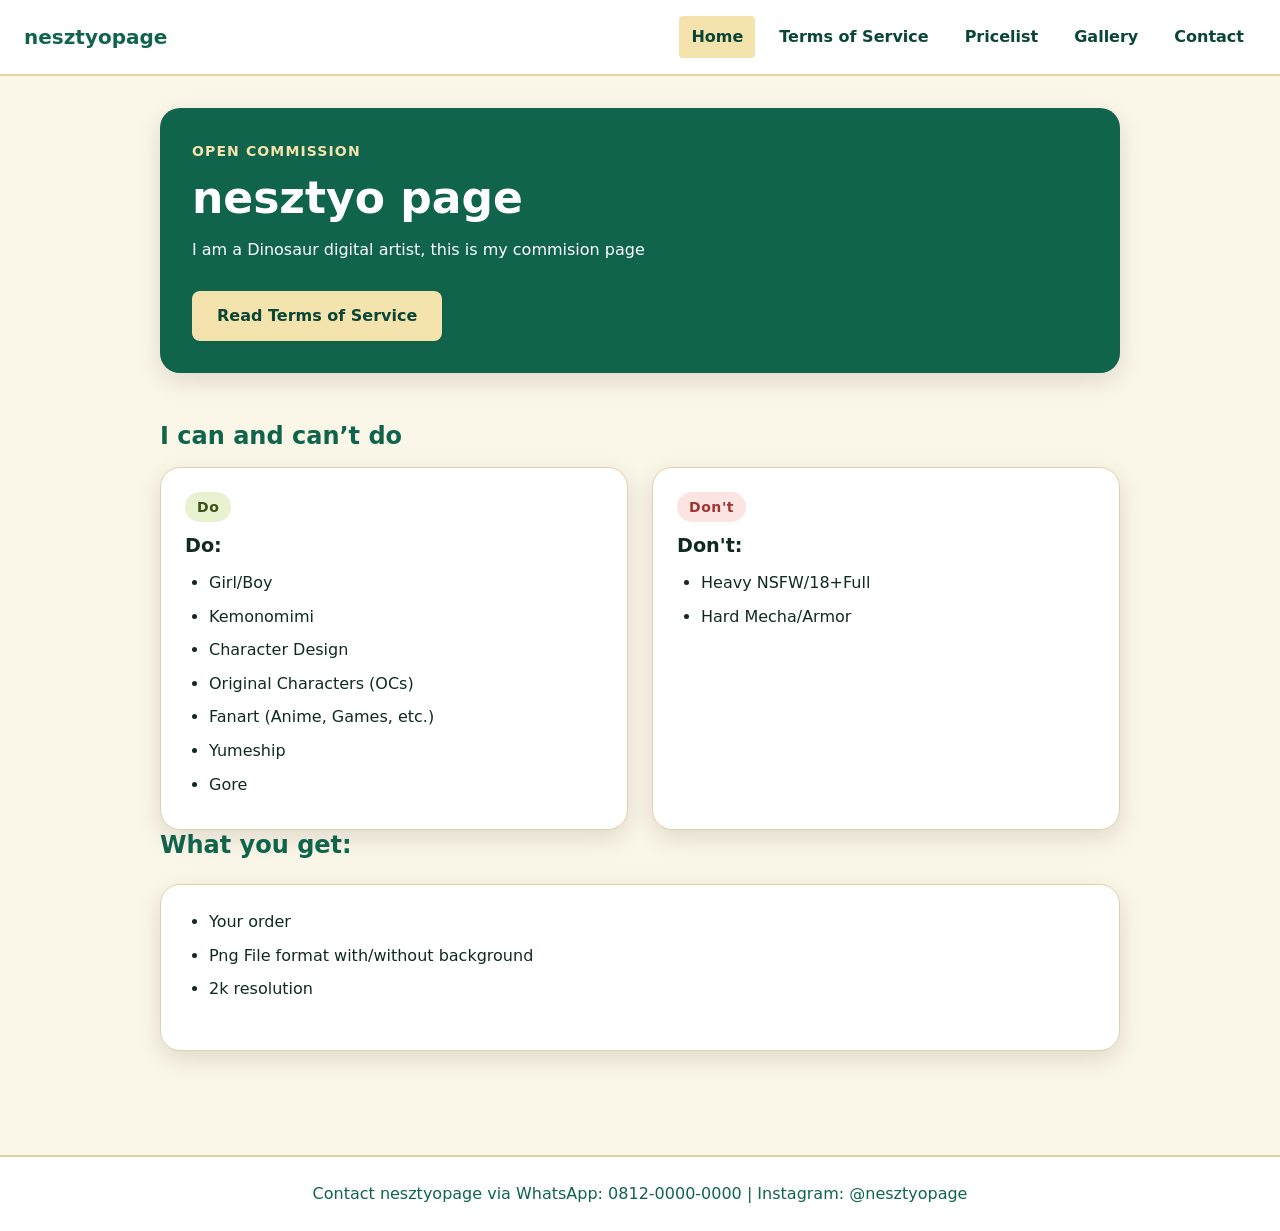
<file: index.html>
<!doctype html>
<html lang="en">
  <head>
    <meta charset="utf-8" />
    <meta name="viewport" content="width=device-width, initial-scale=1" />
    <title>nesztyopage - Digital Art Commission</title>
    <link rel="stylesheet" href="css/style.css" />
    <script src="js/script.js" defer></script>
    <script src="js/app.js" defer></script>
  </head>
  <body>
    <header class="site-header">
      <a class="brand" href="index.html">nesztyopage</a>
      <button class="nav-toggle" type="button" aria-expanded="false" aria-controls="primary-nav" aria-label="Open navigation menu">
        <span class="hamburger-bar"></span>
        <span class="hamburger-bar"></span>
        <span class="hamburger-bar"></span>
      </button>
      <nav id="primary-nav" class="nav" aria-label="Main navigation">
        <a aria-current="page" href="index.html">Home</a>
        <a href="tentang.html">Terms of Service</a>
        <a href="produk.html">Pricelist</a>
        <a href="galeri.html">Gallery</a>
        <a href="kontak.html">Contact</a>
      </nav>
    </header>
    <main id="konten" class="page">
      <section class="hero" aria-labelledby="hero-title">
        <div class="hero-content">
          <p class="eyebrow">Open Commission</p>
          <h1 id="hero-title">nesztyo page</h1>
          <p>I am a Dinosaur digital artist, this is my commision page</p>
          <a class="button" href="tentang.html">Read Terms of Service</a>
        </div>
      </section>

      <section aria-labelledby="dodont-title">
        <h2 id="dodont-title">I can and can&rsquo;t do</h2>
        <div class="dodont-grid">
          <article class="dodont-card">
            <span class="dodont-badge is-do">Do</span>
            <h3>Do:</h3>
            <ul>
              <li>Girl/Boy</li>
              <li>Kemonomimi</li>
              <li>Character Design</li>
              <li>Original Characters (OCs)</li>
              <li>Fanart (Anime, Games, etc.)</li>
              <li>Yumeship</li>
              <li>Gore</li>
            </ul>
          </article>
          <article class="dodont-card">
            <span class="dodont-badge is-dont">Don't</span>
            <h3>Don't:</h3>
            <ul>
              <li>Heavy NSFW/18+Full</li>
              <li>Hard Mecha/Armor</li>
            </ul>
          </article>
        </div>
      </section>

      <section aria-labelledby="whatyouget-title">
        <h2 id="whatyouget-title">What you get:</h2>
        <div class="info-card">
          <ul>
            <li>Your order</li>
            <li>Png File format with/without background</li>
            <li>2k resolution</li>
          </ul>
        </div>
      </section>
    </main>
    <footer id="kontak" class="site-footer">
      <p>Contact nesztyopage via WhatsApp: 0812-0000-0000 | Instagram: @nesztyopage</p>
    </footer>
  </body>
</html>
</file>
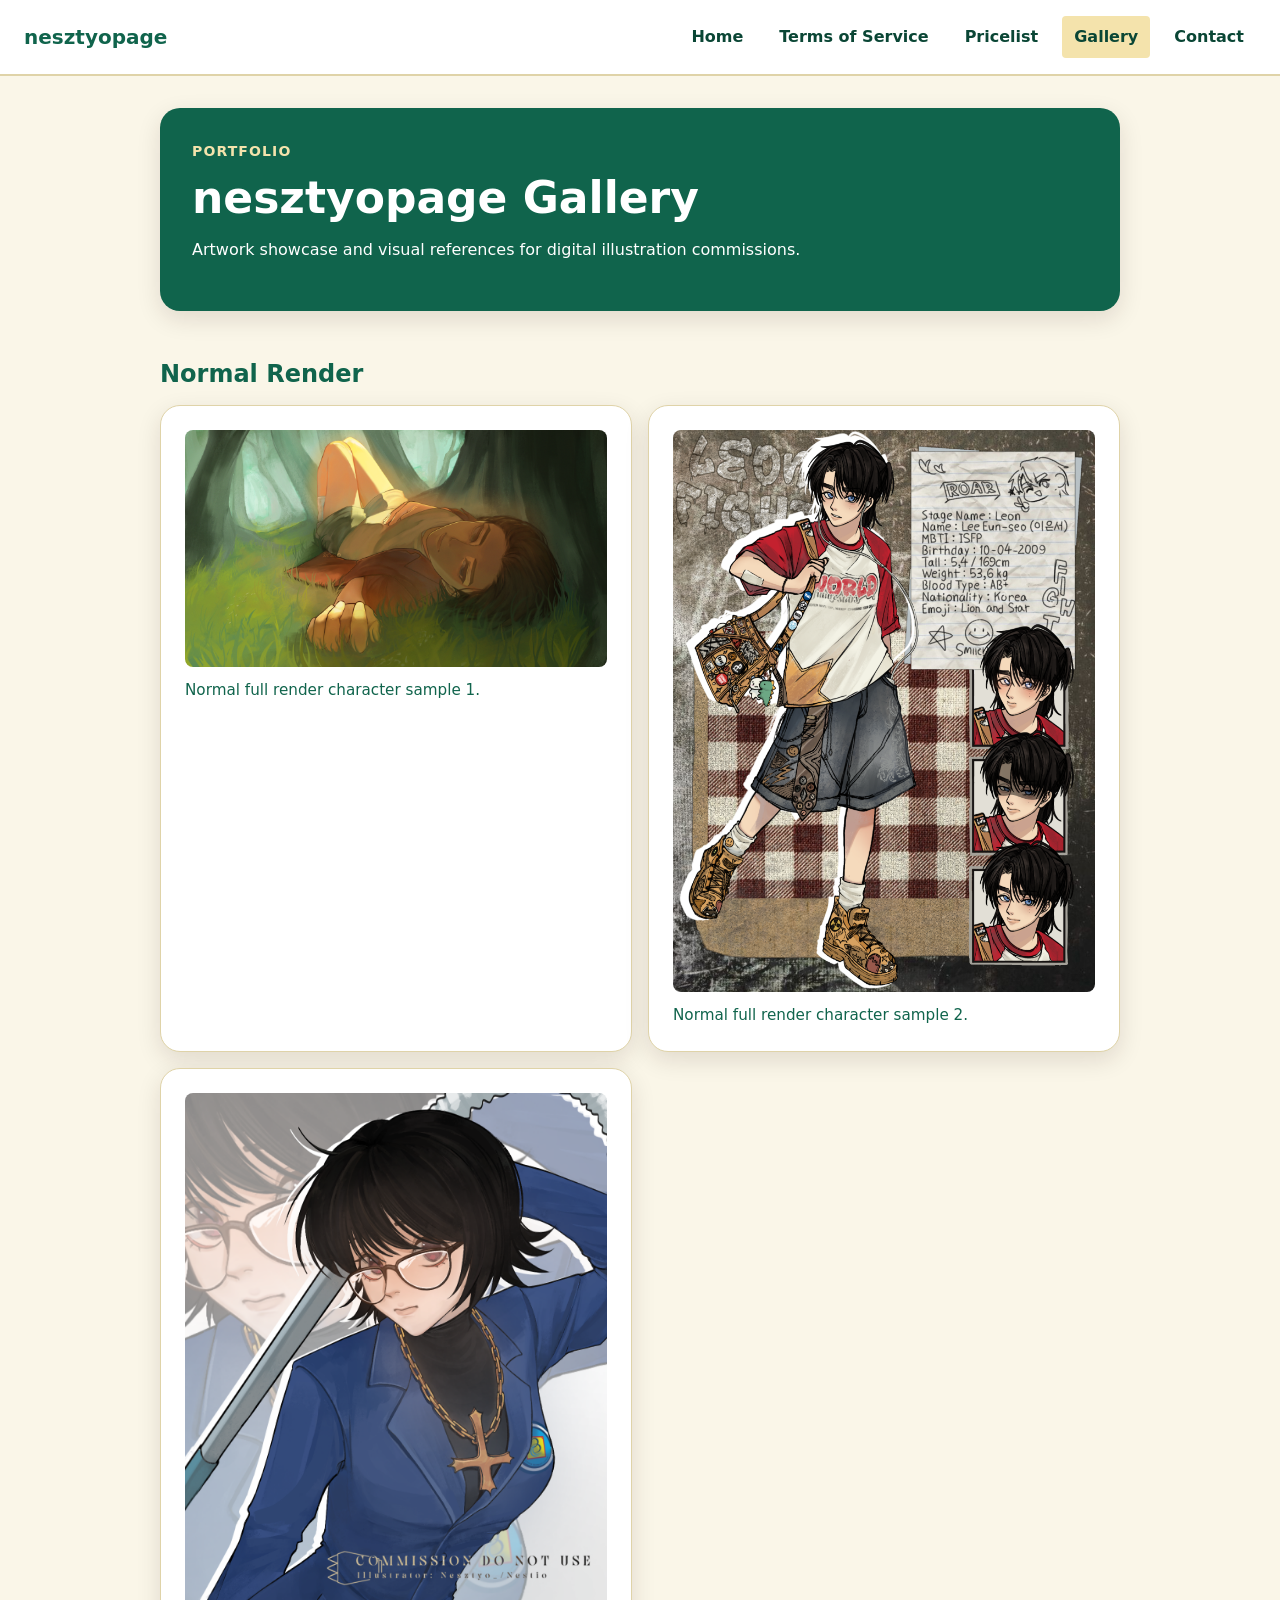
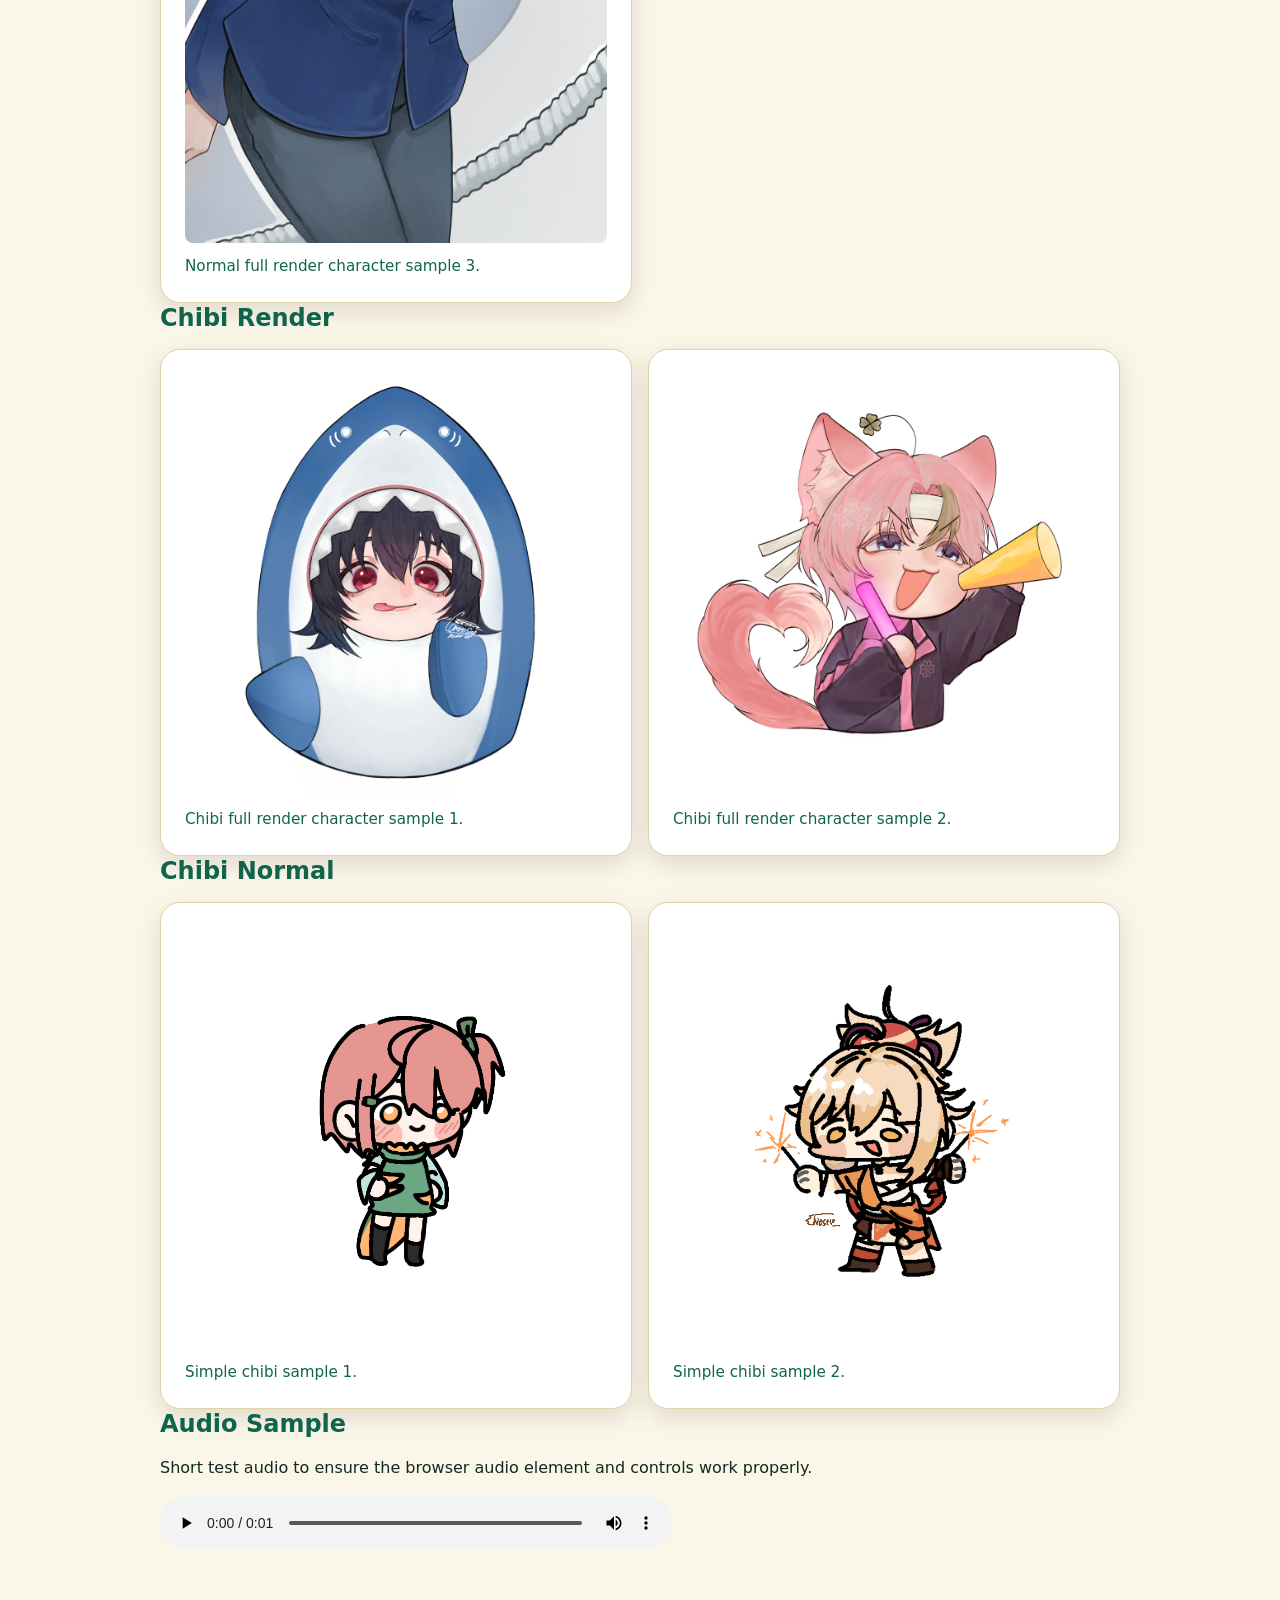
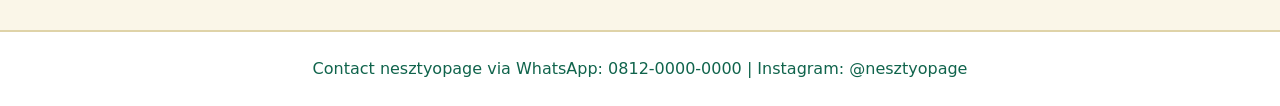
<file: galeri.html>
<!doctype html>
<html lang="en">
  <head>
    <meta charset="utf-8" />
    <meta name="viewport" content="width=device-width, initial-scale=1" />
    <title>Gallery - nesztyopage</title>
    <link rel="stylesheet" href="css/style.css" />
    <script src="js/script.js" defer></script>
    <script src="js/app.js" defer></script>
  </head>
  <body>
    <header class="site-header">
      <a class="brand" href="index.html">nesztyopage</a>
      <button class="nav-toggle" type="button" aria-expanded="false" aria-controls="primary-nav" aria-label="Open navigation menu">
        <span class="hamburger-bar"></span>
        <span class="hamburger-bar"></span>
        <span class="hamburger-bar"></span>
      </button>
      <nav id="primary-nav" class="nav" aria-label="Main navigation">
        <a href="index.html">Home</a>
        <a href="tentang.html">Terms of Service</a>
        <a href="produk.html">Pricelist</a>
        <a aria-current="page" href="galeri.html">Gallery</a>
        <a href="kontak.html">Contact</a>
      </nav>
    </header>
    <main id="konten" class="page">
      <section class="hero" aria-labelledby="hero-title">
        <div class="hero-content">
          <p class="eyebrow">Portfolio</p>
          <h1 id="hero-title">nesztyopage Gallery</h1>
          <p>Artwork showcase and visual references for digital illustration commissions.</p>
        </div>
      </section>

      <section aria-labelledby="normal-render-title">
        <h2 id="normal-render-title">Normal Render</h2>
        <div class="gallery-grid">
          <figure class="media-card">
            <img src="assets/images/normal%20render1.png" width="640" height="360" loading="lazy" alt="Normal full render character artwork 1" />
            <figcaption>Normal full render character sample 1.</figcaption>
          </figure>
          <figure class="media-card">
            <img src="assets/images/normal%20render2.png" width="640" height="360" loading="lazy" alt="Normal full render character artwork 2" />
            <figcaption>Normal full render character sample 2.</figcaption>
          </figure>
          <figure class="media-card">
            <img src="assets/images/normal%20render3.png" width="640" height="360" loading="lazy" alt="Normal full render character artwork 3" />
            <figcaption>Normal full render character sample 3.</figcaption>
          </figure>
        </div>
      </section>

      <section aria-labelledby="chibi-render-title">
        <h2 id="chibi-render-title">Chibi Render</h2>
        <div class="gallery-grid">
          <figure class="media-card">
            <img src="assets/images/chibi%20render.png" width="640" height="360" loading="lazy" alt="Chibi full render character artwork 1" />
            <figcaption>Chibi full render character sample 1.</figcaption>
          </figure>
          <figure class="media-card">
            <img src="assets/images/chibi%20render2.png" width="640" height="360" loading="lazy" alt="Chibi full render character artwork 2" />
            <figcaption>Chibi full render character sample 2.</figcaption>
          </figure>
        </div>
      </section>

      <section aria-labelledby="chibi-normal-title">
        <h2 id="chibi-normal-title">Chibi Normal</h2>
        <div class="gallery-grid">
          <figure class="media-card">
            <img src="assets/images/chibi%20simple1.png" width="640" height="360" loading="lazy" alt="Simple chibi artwork 1" />
            <figcaption>Simple chibi sample 1.</figcaption>
          </figure>
          <figure class="media-card">
            <img src="assets/images/chibi%20simple2.png" width="640" height="360" loading="lazy" alt="Simple chibi artwork 2" />
            <figcaption>Simple chibi sample 2.</figcaption>
          </figure>
        </div>
      </section>

      <section aria-labelledby="audio-title">
        <h2 id="audio-title">Audio Sample</h2>
        <p id="audio-note">Short test audio to ensure the browser audio element and controls work properly.</p>
        <audio controls aria-describedby="audio-note" src="assets/audio/kururin-kuru-kuruu.mp3">
          Your browser does not support the audio player.
        </audio>
      </section>
    </main>
    <footer class="site-footer">
      <p>Contact nesztyopage via WhatsApp: 0812-0000-0000 | Instagram: @nesztyopage</p>
    </footer>
  </body>
</html>
</file>
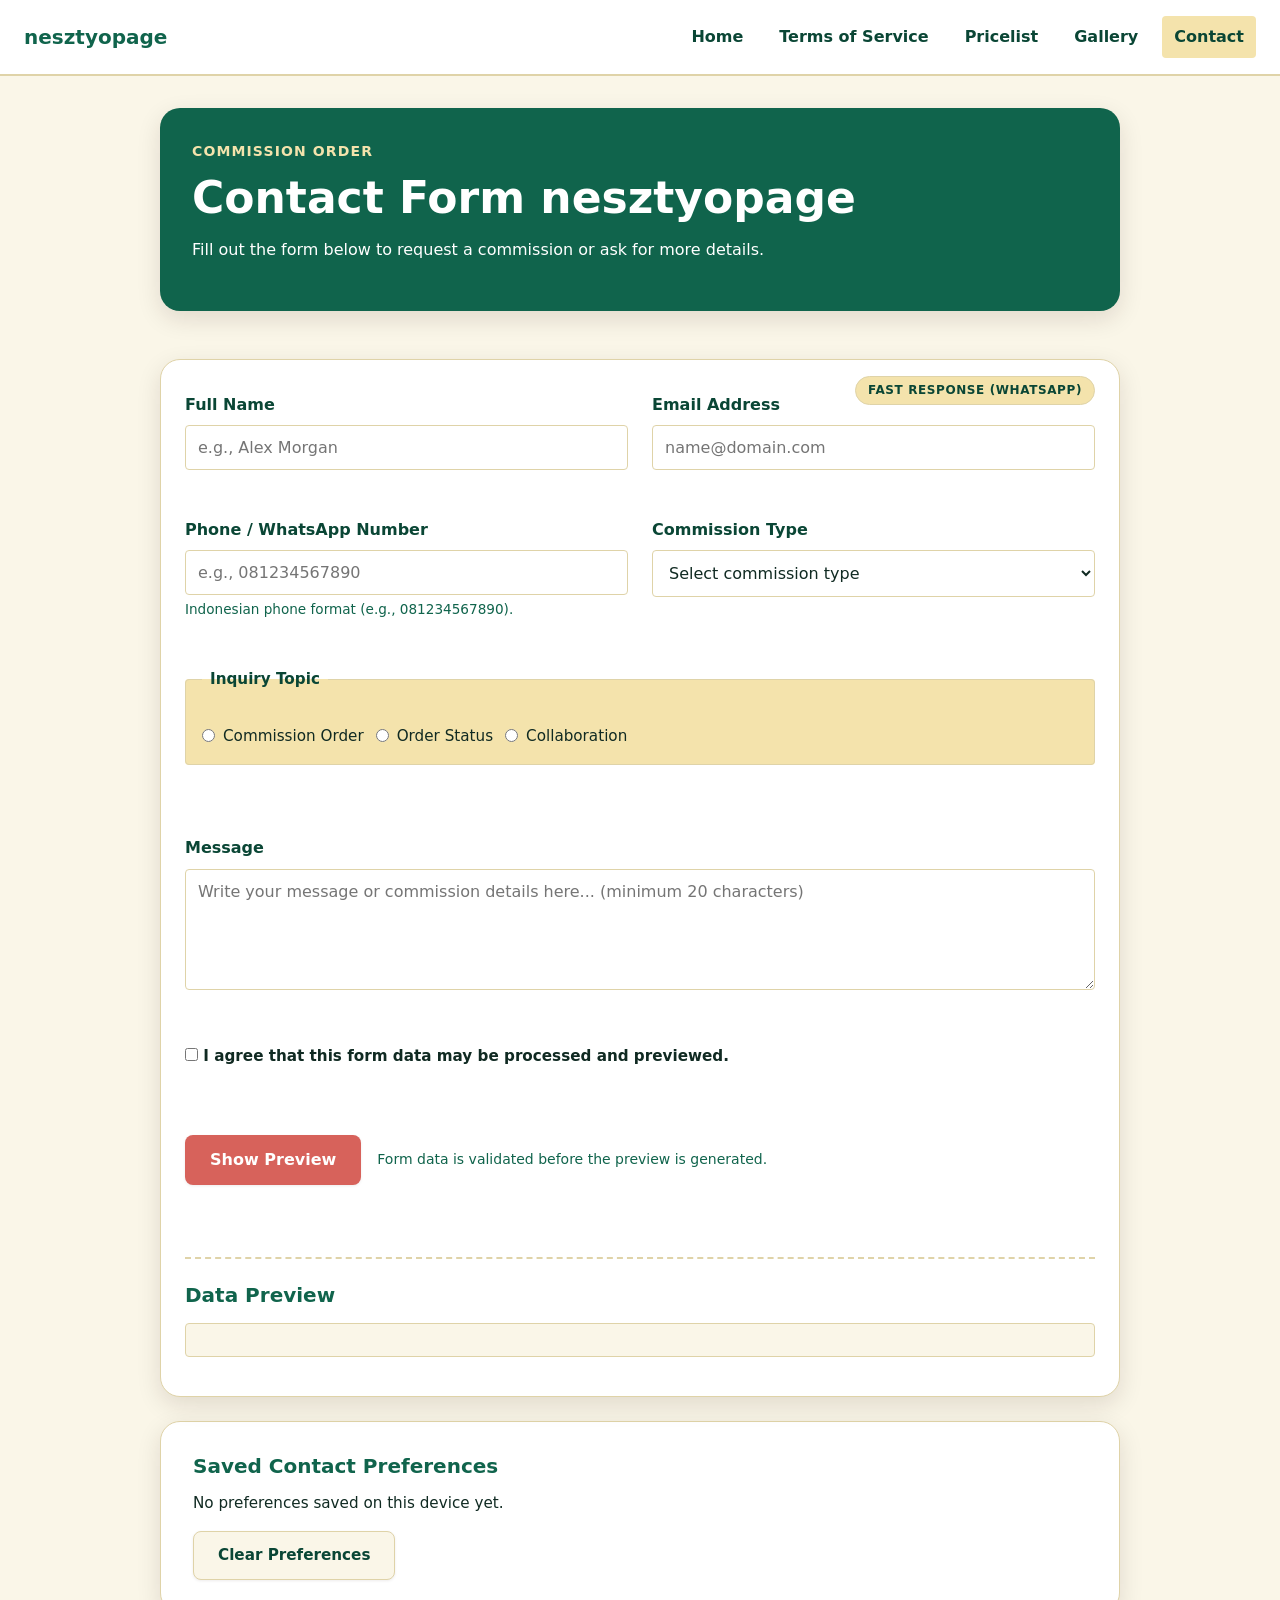
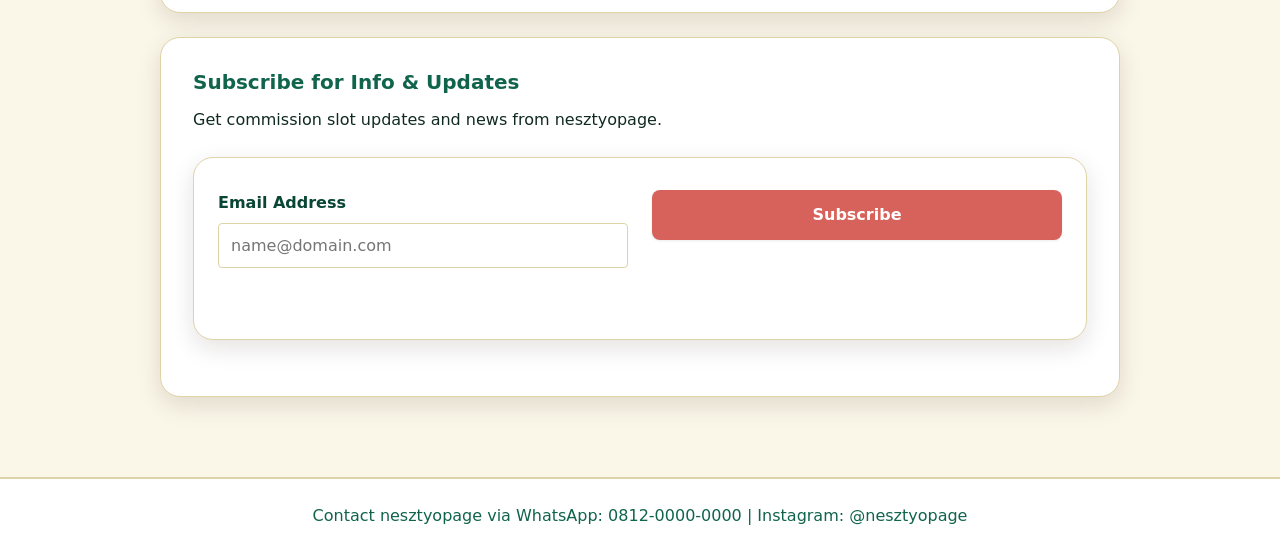
<file: kontak.html>
<!doctype html>
<html lang="en">
  <head>
    <meta charset="utf-8" />
    <meta name="viewport" content="width=device-width, initial-scale=1" />
    <title>Contact - nesztyopage</title>
    <link rel="stylesheet" href="css/style.css" />
    <script src="js/script.js" defer></script>
    <script src="js/form.js" defer></script>
    <script src="js/newsletter.js" defer></script>
  </head>
  <body>
    <header class="site-header">
      <a class="brand" href="index.html">nesztyopage</a>
      <button class="nav-toggle" type="button" aria-expanded="false" aria-controls="primary-nav" aria-label="Open navigation menu">
        <span class="hamburger-bar"></span>
        <span class="hamburger-bar"></span>
        <span class="hamburger-bar"></span>
      </button>
      <nav id="primary-nav" class="nav" aria-label="Main navigation">
        <a href="index.html">Home</a>
        <a href="tentang.html">Terms of Service</a>
        <a href="produk.html">Pricelist</a>
        <a href="galeri.html">Gallery</a>
        <a aria-current="page" href="kontak.html">Contact</a>
      </nav>
    </header>
    <main id="konten" class="page">
      <section class="hero" aria-labelledby="hero-title">
        <div class="hero-content">
          <p class="eyebrow">Commission Order</p>
          <h1 id="hero-title">Contact Form nesztyopage</h1>
          <p>Fill out the form below to request a commission or ask for more details.</p>
        </div>
      </section>

      <form id="form-kontak" action="#" method="post" novalidate>
        <span class="form-badge">Fast Response (WhatsApp)</span>

        <div class="field">
          <label for="nama">Full Name</label>
          <input
            id="nama"
            name="nama"
            type="text"
            autocomplete="name"
            required
            minlength="3"
            placeholder="e.g., Alex Morgan"
            aria-describedby="nama-error"
          />
          <p id="nama-error" class="field-error" aria-live="polite"></p>
        </div>

        <div class="field">
          <label for="email">Email Address</label>
          <input
            id="email"
            name="email"
            type="email"
            autocomplete="email"
            required
            placeholder="name@domain.com"
            aria-describedby="email-error"
          />
          <p id="email-error" class="field-error" aria-live="polite"></p>
        </div>

        <div class="field">
          <label for="telepon">Phone / WhatsApp Number</label>
          <input
            id="telepon"
            name="telepon"
            type="tel"
            autocomplete="tel"
            required
            pattern="^(\+62|62|0)8[0-9]{8,11}$"
            placeholder="e.g., 081234567890"
            aria-describedby="bantuan-telepon telepon-error"
          />
          <small id="bantuan-telepon" class="field-hint">Indonesian phone format (e.g., 081234567890).</small>
          <p id="telepon-error" class="field-error" aria-live="polite"></p>
        </div>

        <div class="field">
          <label for="paket">Commission Type</label>
          <select id="paket" name="paket" required aria-describedby="paket-error">
            <option value="">Select commission type</option>
            <option value="Normal full render character">Normal full render character</option>
            <option value="Chibi full render character">Chibi full render character</option>
            <option value="Simple Chibi">Simple Chibi</option>
          </select>
          <p id="paket-error" class="field-error" aria-live="polite"></p>
        </div>

        <fieldset class="form-fieldset" aria-describedby="topik-error">
          <legend>Inquiry Topic</legend>
          <div class="options-group">
            <label for="topik-produk" class="option-label">
              <input type="radio" id="topik-produk" name="topik" value="Commission Order" required />
              Commission Order
            </label>
            <label for="topik-pesanan" class="option-label">
              <input type="radio" id="topik-pesanan" name="topik" value="Order Status" />
              Order Status
            </label>
            <label for="topik-kerjasama" class="option-label">
              <input type="radio" id="topik-kerjasama" name="topik" value="Collaboration" />
              Collaboration
            </label>
          </div>
        </fieldset>
        <p id="topik-error" class="field-error" aria-live="polite"></p>

        <div class="field field-full">
          <label for="pesan">Message</label>
          <textarea
            id="pesan"
            name="pesan"
            rows="5"
            required
            minlength="20"
            placeholder="Write your message or commission details here... (minimum 20 characters)"
            aria-describedby="pesan-error"
          ></textarea>
          <p id="pesan-error" class="field-error" aria-live="polite"></p>
        </div>

        <div class="field field-full checkbox-field">
          <label for="setuju" class="option-label">
            <input type="checkbox" id="setuju" name="setuju" required aria-describedby="setuju-error" />
            I agree that this form data may be processed and previewed.
          </label>
          <p id="setuju-error" class="field-error" aria-live="polite"></p>
        </div>

        <div class="form-actions">
          <button type="submit" class="btn-submit">Show Preview</button>
          <span class="form-note">Form data is validated before the preview is generated.</span>
        </div>

        <p id="form-feedback" class="form-feedback" role="status" aria-live="polite"></p>

        <section class="preview-section" aria-labelledby="preview-title">
          <h2 id="preview-title">Data Preview</h2>
          <pre id="preview-form" aria-live="polite"></pre>
        </section>
      </form>

      <!-- Saved Contact Preferences Panel -->
      <section class="preferensi-section" aria-labelledby="preferensi-title">
        <h2 id="preferensi-title">Saved Contact Preferences</h2>
        <p id="preferensi-status" class="preferensi-status" aria-live="polite">No preferences saved on this device yet.</p>
        <div class="preferensi-actions">
          <button type="button" id="btn-hapus-preferensi" class="btn-secondary">Clear Preferences</button>
        </div>
      </section>

      <!-- Newsletter Form Panel -->
      <section class="newsletter-section" aria-labelledby="newsletter-title">
        <h2 id="newsletter-title">Subscribe for Info &amp; Updates</h2>
        <p>Get commission slot updates and news from nesztyopage.</p>
        <form id="form-newsletter" action="#" method="post" novalidate>
          <div class="field">
            <label for="newsletter-email">Email Address</label>
            <input
              id="newsletter-email"
              name="newsletter_email"
              type="email"
              autocomplete="email"
              required
              placeholder="name@domain.com"
              aria-describedby="newsletter-error"
            />
            <p id="newsletter-error" class="field-error" aria-live="polite"></p>
          </div>
          <button type="submit" class="btn-submit">Subscribe</button>
          <p id="newsletter-feedback" class="form-feedback" role="status" aria-live="polite"></p>
        </form>
      </section>
    </main>
    <footer id="kontak" class="site-footer">
      <p>Contact nesztyopage via WhatsApp: 0812-0000-0000 | Instagram: @nesztyopage</p>
    </footer>
  </body>
</html>
</file>
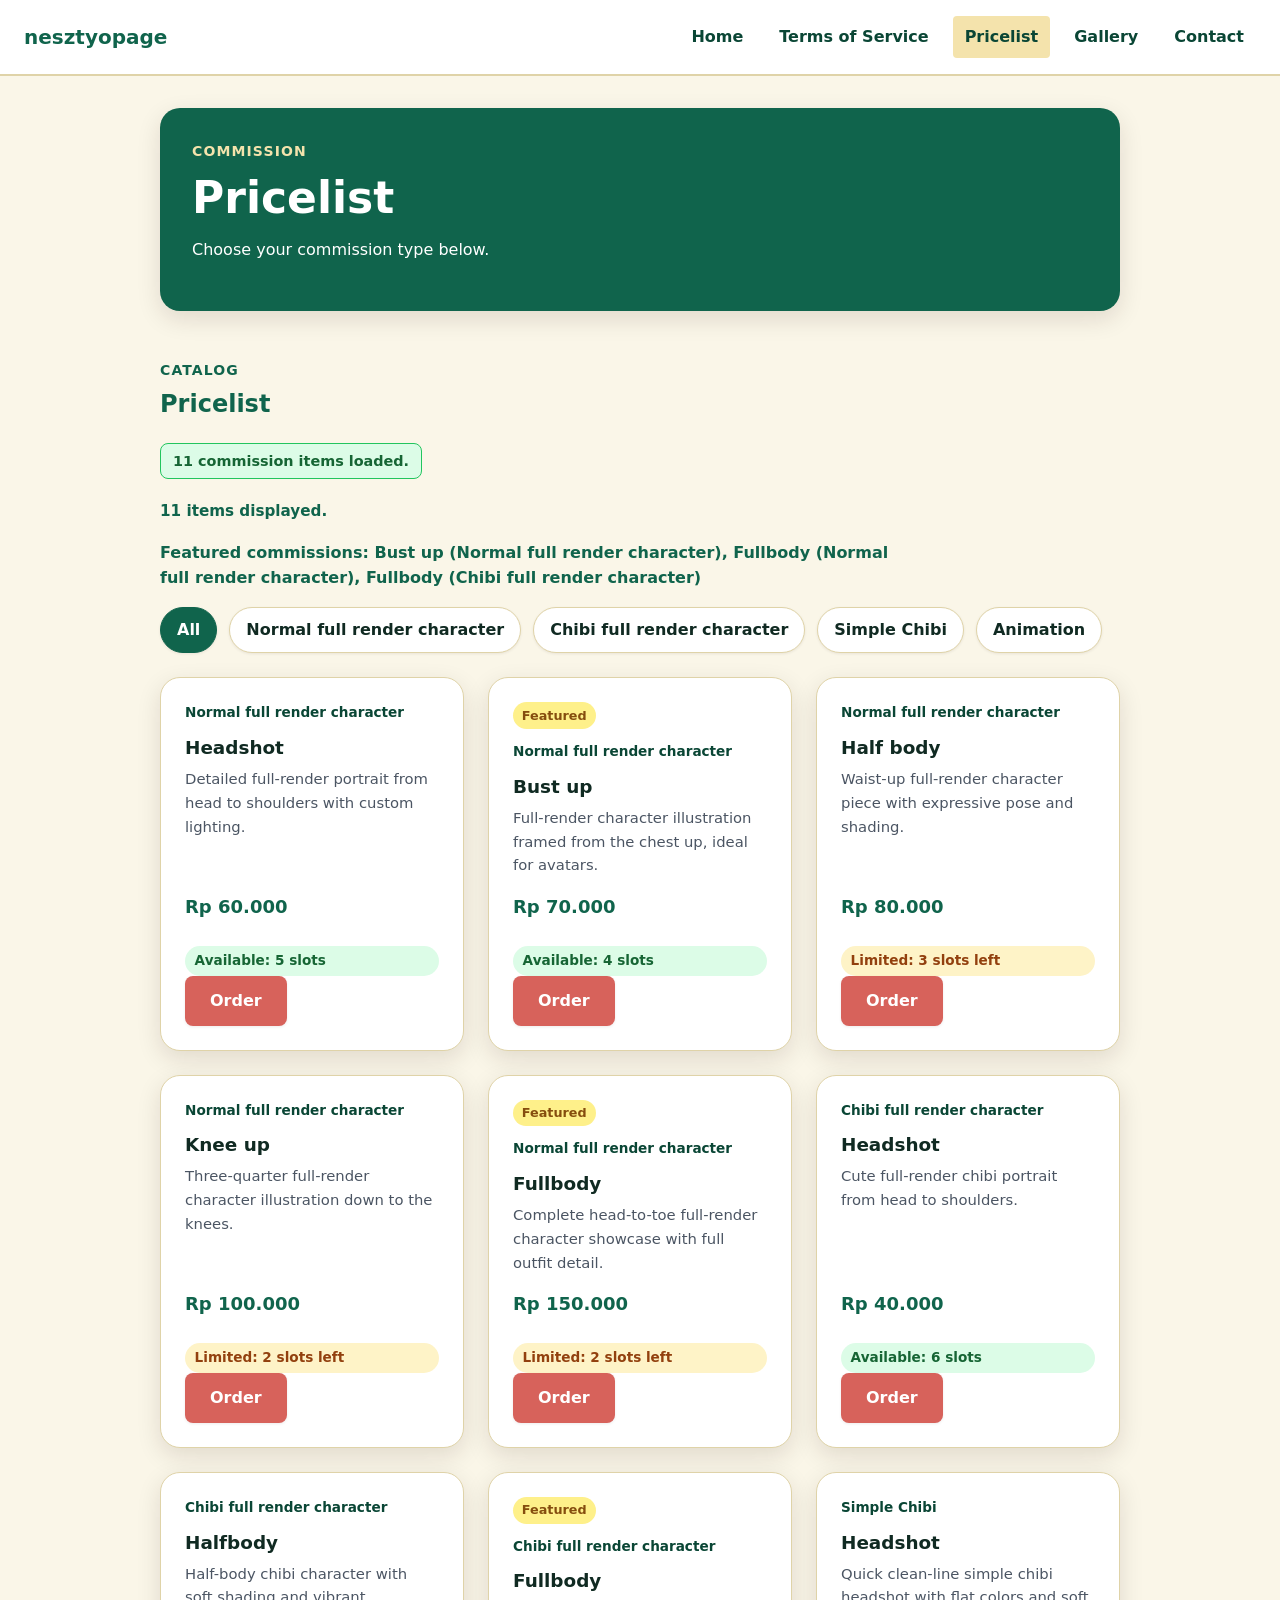
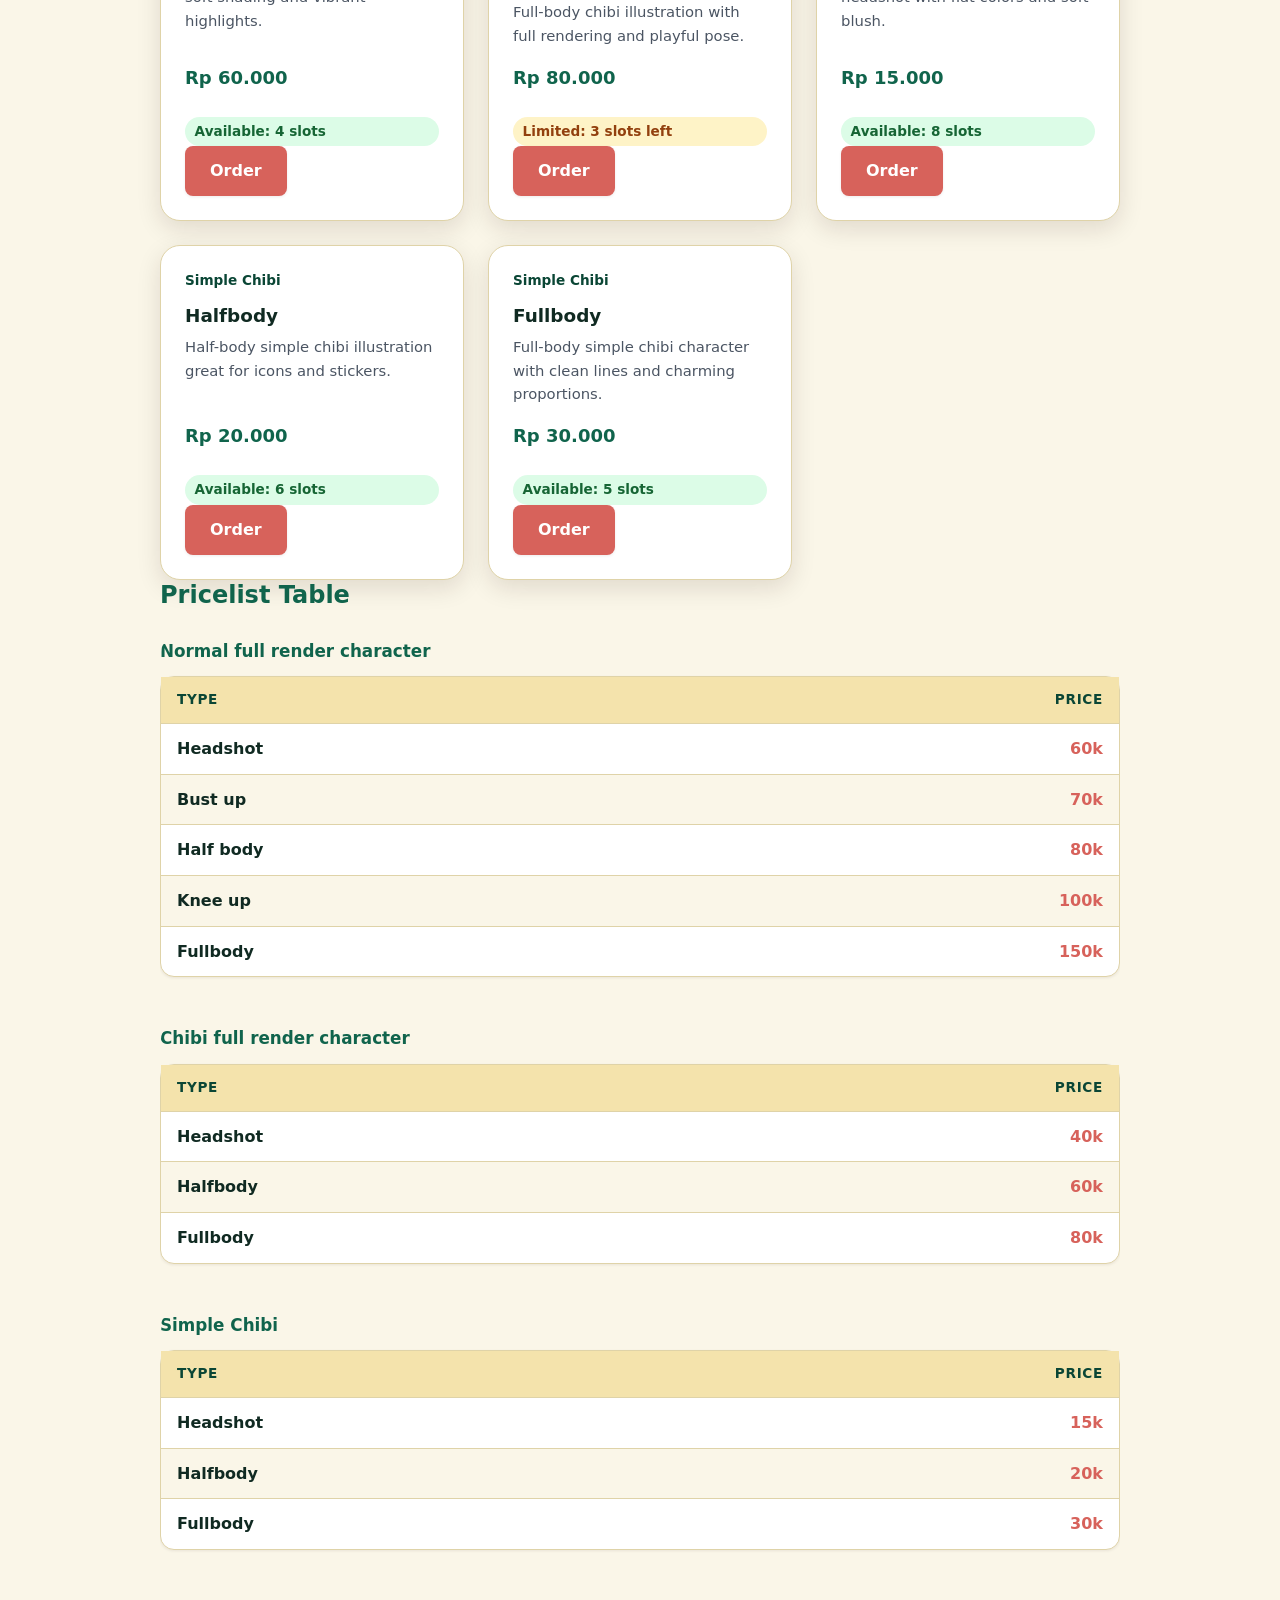
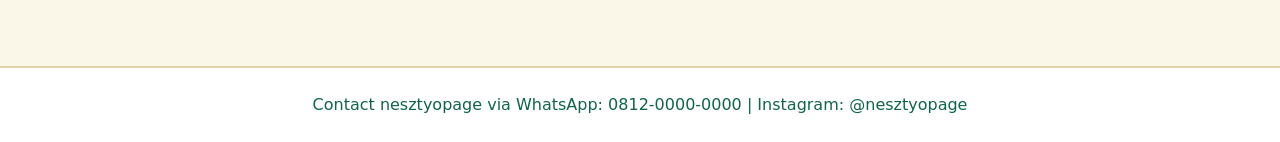
<file: produk.html>
<!doctype html>
<html lang="en">
  <head>
    <meta charset="utf-8" />
    <meta name="viewport" content="width=device-width, initial-scale=1" />
    <title>Pricelist - nesztyopage</title>
    <link rel="stylesheet" href="css/style.css" />
    <script src="js/script.js" defer></script>
    <script type="module" src="js/catalog-api.js"></script>
  </head>
  <body>
    <header class="site-header">
      <a class="brand" href="index.html">nesztyopage</a>
      <button class="nav-toggle" type="button" aria-expanded="false" aria-controls="primary-nav" aria-label="Open navigation menu">
        <span class="hamburger-bar"></span>
        <span class="hamburger-bar"></span>
        <span class="hamburger-bar"></span>
      </button>
      <nav id="primary-nav" class="nav" aria-label="Main navigation">
        <a href="index.html">Home</a>
        <a href="tentang.html">Terms of Service</a>
        <a aria-current="page" href="produk.html">Pricelist</a>
        <a href="galeri.html">Gallery</a>
        <a href="kontak.html">Contact</a>
      </nav>
    </header>
    <main id="konten" class="page">
      <section class="hero" aria-labelledby="hero-title">
        <div class="hero-content">
          <p class="eyebrow">Commission</p>
          <h1 id="hero-title">Pricelist</h1>
          <p>Choose your commission type below.</p>
        </div>
      </section>

      <section class="product-section" aria-labelledby="produk-title">
        <div class="section-heading">
          <p class="eyebrow">Catalog</p>
          <h2 id="produk-title">Pricelist</h2>
          <p id="catalog-status" class="catalog-status" aria-live="polite">Catalog has not been loaded yet.</p>
          <p id="produk-ringkasan" class="produk-status">Waiting for catalog data.</p>
          <p id="produk-unggulan">Featured commissions will appear after data loads.</p>
        </div>

        <div class="filter-bar" aria-label="Filter commission category">
          <button type="button" class="filter-button is-active" data-filter="All">All</button>
          <button type="button" class="filter-button" data-filter="Normal full render character">Normal full render character</button>
          <button type="button" class="filter-button" data-filter="Chibi full render character">Chibi full render character</button>
          <button type="button" class="filter-button" data-filter="Simple Chibi">Simple Chibi</button>
          <button type="button" class="filter-button" data-filter="Animation">Animation</button>
        </div>

        <div id="produk-dinamis" class="js-product-grid" aria-live="polite"></div>
      </section>

      <section aria-labelledby="harga-title">
        <h2 id="harga-title">Pricelist Table</h2>

        <div class="table-scroll" role="region" aria-labelledby="normal-caption" tabindex="0">
          <table>
            <caption id="normal-caption">Normal full render character</caption>
            <thead>
              <tr>
                <th scope="col">Type</th>
                <th scope="col">Price</th>
              </tr>
            </thead>
            <tbody>
              <tr>
                <th scope="row">Headshot</th>
                <td>60k</td>
              </tr>
              <tr>
                <th scope="row">Bust up</th>
                <td>70k</td>
              </tr>
              <tr>
                <th scope="row">Half body</th>
                <td>80k</td>
              </tr>
              <tr>
                <th scope="row">Knee up</th>
                <td>100k</td>
              </tr>
              <tr>
                <th scope="row">Fullbody</th>
                <td>150k</td>
              </tr>
            </tbody>
          </table>
        </div>

        <div class="table-scroll" role="region" aria-labelledby="chibi-caption" tabindex="0">
          <table>
            <caption id="chibi-caption">Chibi full render character</caption>
            <thead>
              <tr>
                <th scope="col">Type</th>
                <th scope="col">Price</th>
              </tr>
            </thead>
            <tbody>
              <tr>
                <th scope="row">Headshot</th>
                <td>40k</td>
              </tr>
              <tr>
                <th scope="row">Halfbody</th>
                <td>60k</td>
              </tr>
              <tr>
                <th scope="row">Fullbody</th>
                <td>80k</td>
              </tr>
            </tbody>
          </table>
        </div>

        <div class="table-scroll" role="region" aria-labelledby="simple-chibi-caption" tabindex="0">
          <table>
            <caption id="simple-chibi-caption">Simple Chibi</caption>
            <thead>
              <tr>
                <th scope="col">Type</th>
                <th scope="col">Price</th>
              </tr>
            </thead>
            <tbody>
              <tr>
                <th scope="row">Headshot</th>
                <td>15k</td>
              </tr>
              <tr>
                <th scope="row">Halfbody</th>
                <td>20k</td>
              </tr>
              <tr>
                <th scope="row">Fullbody</th>
                <td>30k</td>
              </tr>
            </tbody>
          </table>
        </div>
      </section>
    </main>
    <footer class="site-footer">
      <p>Contact nesztyopage via WhatsApp: 0812-0000-0000 | Instagram: @nesztyopage</p>
    </footer>
  </body>
</html>
</file>
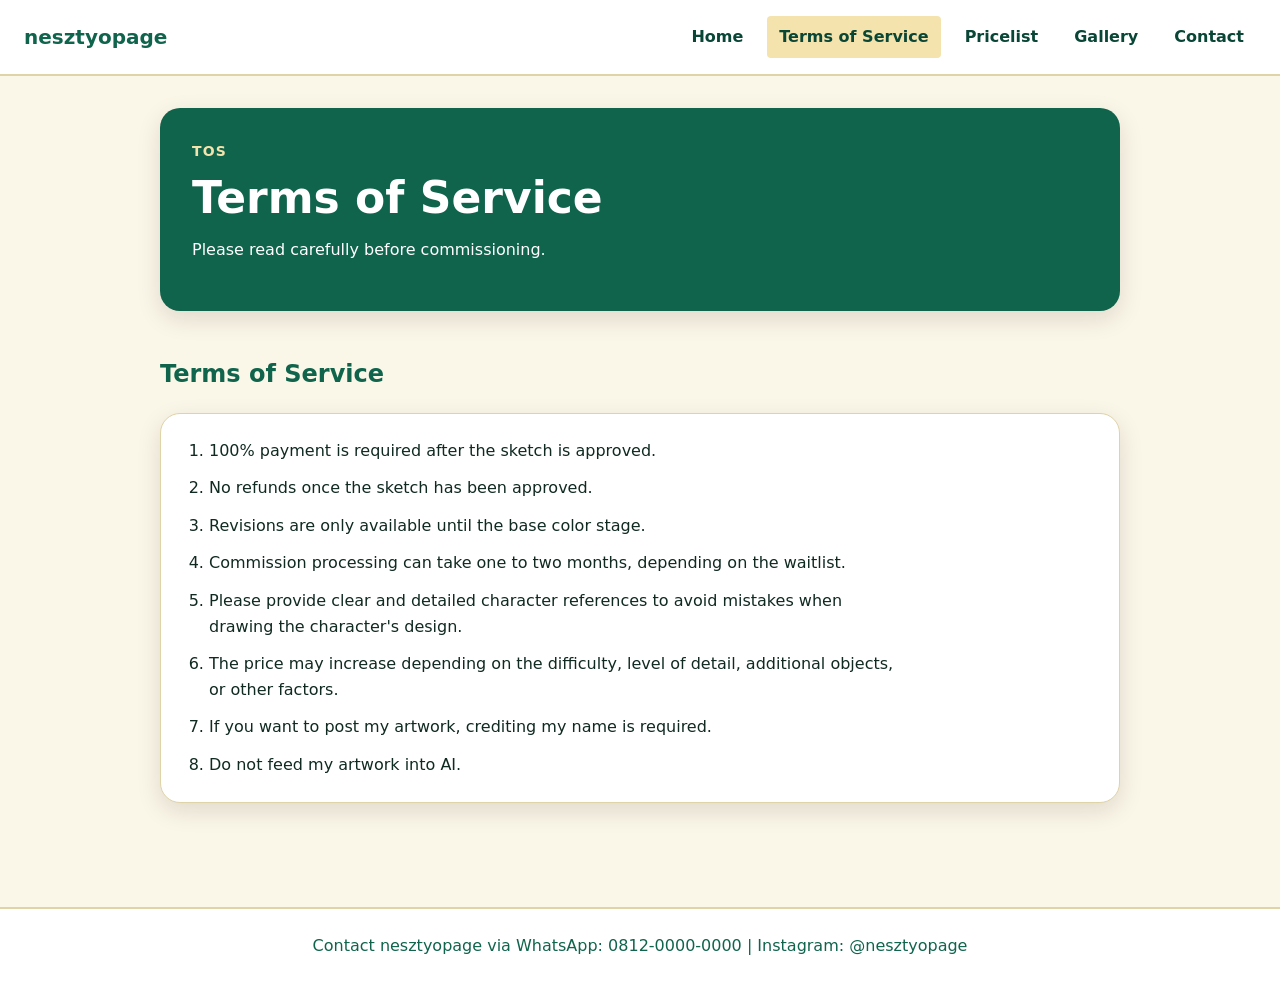
<file: tentang.html>
<!doctype html>
<html lang="en">
  <head>
    <meta charset="utf-8" />
    <meta name="viewport" content="width=device-width, initial-scale=1" />
    <title>Terms of Service - nesztyopage</title>
    <link rel="stylesheet" href="css/style.css" />
    <script src="js/script.js" defer></script>
    <script src="js/app.js" defer></script>
  </head>
  <body>
    <header class="site-header">
      <a class="brand" href="index.html">nesztyopage</a>
      <button class="nav-toggle" type="button" aria-expanded="false" aria-controls="primary-nav" aria-label="Open navigation menu">
        <span class="hamburger-bar"></span>
        <span class="hamburger-bar"></span>
        <span class="hamburger-bar"></span>
      </button>
      <nav id="primary-nav" class="nav" aria-label="Main navigation">
        <a href="index.html">Home</a>
        <a aria-current="page" href="tentang.html">Terms of Service</a>
        <a href="produk.html">Pricelist</a>
        <a href="galeri.html">Gallery</a>
        <a href="kontak.html">Contact</a>
      </nav>
    </header>
    <main id="konten" class="page">
      <section class="hero" aria-labelledby="tos-hero-title">
        <div class="hero-content">
          <p class="eyebrow">TOS</p>
          <h1 id="tos-hero-title">Terms of Service</h1>
          <p>Please read carefully before commissioning.</p>
        </div>
      </section>
      <section aria-labelledby="tos-list-title">
        <h2 id="tos-list-title">Terms of Service</h2>
        <div class="info-card">
          <ol class="tos-list">
            <li>100% payment is required after the sketch is approved.</li>
            <li>No refunds once the sketch has been approved.</li>
            <li>Revisions are only available until the base color stage.</li>
            <li>Commission processing can take one to two months, depending on the waitlist.</li>
            <li>Please provide clear and detailed character references to avoid mistakes when drawing the character's design.</li>
            <li>The price may increase depending on the difficulty, level of detail, additional objects, or other factors.</li>
            <li>If you want to post my artwork, crediting my name is required.</li>
            <li>Do not feed my artwork into AI.</li>
          </ol>
        </div>
      </section>
    </main>
    <footer class="site-footer">
      <p>Contact nesztyopage via WhatsApp: 0812-0000-0000 | Instagram: @nesztyopage</p>
    </footer>
  </body>
</html>
</file>
<file: css/style.css>
/* ==========================================================================
   1. DESIGN TOKENS (TEMA: NESZTYOPAGE - #D7625B, #F4E3AC, #93AF3E, #10644C)
   ========================================================================== */
:root {
  /* Warna Berbasis Fungsi - Palet Dino (#10644C, #93AF3E, #F4E3AC, #D7625B) */
  --color-primary: #10644C;        /* Brand/Header/Hero Utama (Deep Forest Green) */
  --color-primary-strong: #0a4635; /* Brand Hover & Kontras Gelap */
  --color-primary-soft: #F4E3AC;   /* Highlight Brand & Active Badge (Warm Cream) */

  --color-accent: #D7625B;         /* Aksi Interaktif Utama / CTA (Terracotta Coral) */
  --color-accent-strong: #b94b44;  /* Aksi Hover CTA */
  --color-accent-soft: #F4E3AC;    /* Latar Fieldset, Table Header & Hover Halus */
  --color-brand-glow: #93AF3E;     /* Aksen Olive Moss Green */

  /* Warna Netral & Teks */
  --color-text: #102a22;           /* Teks Utama (Kontras Tinggi) */
  --color-muted: #10644C;          /* Teks Sekunder/Keterangan */
  --color-surface: #ffffff;        /* Latar Kartu & Form */
  --color-surface-soft: #faf6e8;   /* Latar Belakang Halaman (Soft Cream dari #F4E3AC) */
  --color-border: #dfd3a8;         /* Garis Pembatas Hangat */
  --color-focus: #1d4ed8;          /* Indikator Fokus Aksesibel (Royal Blue WCAG AAA) */

  /* Skala Spacing (Termasuk Pasangan Token Baru: Micro & Macro Spacing) */
  --space-xs: 0.25rem;             /* Pasangan Baru: Micro-spacing (4px) */
  --space-1: 0.5rem;               /* 8px */
  --space-2: 0.75rem;              /* 12px */
  --space-3: 1rem;                 /* 16px */
  --space-4: 1.5rem;               /* 24px */
  --space-5: 2rem;                 /* 32px */
  --space-xl: 3rem;                /* Pasangan Baru: Macro-spacing (48px) */

  /* Skala Radius (Termasuk Pasangan Token Baru: Tight & Large Radius) */
  --radius-xs: 0.25rem;            /* Pasangan Baru: Tight radius untuk badge/input (4px) */
  --radius-sm: 0.5rem;             /* 8px */
  --radius-md: 0.875rem;           /* 14px */
  --radius-lg: 1.25rem;            /* Pasangan Baru: Large radius untuk card/hero (20px) */
  --radius-full: 9999px;

  /* Skala Shadow */
  --shadow-sm: 0 1px 3px rgb(38 19 11 / 0.08);
  --shadow-card: 0 0.5rem 1.5rem rgb(38 19 11 / 0.12);
}

/* ==========================================================================
   2. BASELINE & RESET
   ========================================================================== */
*,
*::before,
*::after {
  box-sizing: border-box;
}

html {
  color-scheme: light;
}

body {
  margin: 0;
  color: var(--color-text);
  background: var(--color-surface-soft);
  font-family: system-ui, -apple-system, BlinkMacSystemFont, "Segoe UI", Roboto, "Helvetica Neue", Arial, sans-serif;
  font-size: 1rem;
  line-height: 1.6;
}

.page {
  width: min(100% - 2rem, 60rem);
  margin-inline: auto;
  padding-block: var(--space-5);
}

/* ==========================================================================
   3. TIPOGRAFI
   ========================================================================== */
h1,
h2,
h3 {
  color: var(--color-text);
  line-height: 1.25;
  text-wrap: balance;
  margin-top: 0;
}

h1 {
  font-size: clamp(2rem, 5vw, 2.75rem);
  margin-bottom: var(--space-2);
}

h2 {
  font-size: 1.5rem;
  margin-bottom: var(--space-3);
  color: var(--color-primary);
}

h3 {
  font-size: 1.2rem;
  margin-bottom: var(--space-2);
}

p,
li {
  max-width: 68ch;
}

p {
  margin-top: 0;
  margin-bottom: var(--space-3);
}

ul {
  padding-left: var(--space-4);
  margin-top: 0;
  margin-bottom: var(--space-4);
}

li {
  margin-bottom: var(--space-1);
}

.eyebrow {
  display: block;
  margin-bottom: var(--space-1);
  color: var(--color-primary);
  font-size: 0.875rem;
  font-weight: 800;
  letter-spacing: 0.08em;
  text-transform: uppercase;
}

.hero .eyebrow {
  color: var(--color-primary-soft);
}

/* ==========================================================================
   4. KOMPONEN: NAVIGASI & HEADER (FLEXBOX)
   ========================================================================== */
.site-header {
  display: flex;
  flex-wrap: wrap;
  align-items: center;
  justify-content: space-between;
  gap: var(--space-2);
  padding: var(--space-3) var(--space-4);
  background: var(--color-surface);
  border-bottom: 2px solid var(--color-border);
  position: relative;
}

.brand {
  display: inline-block;
  margin-bottom: 0;
  color: var(--color-primary);
  font-size: 1.25rem;
  font-weight: 800;
  text-decoration: none;
}

.brand:hover {
  color: var(--color-primary-strong);
}

/* Tombol Hamburger (Mobile View) */
.nav-toggle {
  display: flex;
  flex-direction: column;
  justify-content: center;
  align-items: center;
  gap: 5px;
  width: 2.75rem;
  height: 2.75rem;
  padding: var(--space-1);
  background: var(--color-surface);
  border: 1.5px solid var(--color-border);
  border-radius: var(--radius-sm);
  cursor: pointer;
  transition: background-color 0.2s ease, border-color 0.2s ease;
}

.nav-toggle:hover {
  background: var(--color-accent-soft);
  border-color: var(--color-accent);
}

.nav-toggle:focus-visible {
  outline: 2px solid var(--color-focus);
  outline-offset: 2px;
}

.nav-toggle .hamburger-bar {
  display: block;
  width: 1.35rem;
  height: 2.5px;
  background-color: var(--color-primary-strong);
  border-radius: var(--radius-full);
  transition: transform 0.25s ease, opacity 0.25s ease;
  transform-origin: center;
}

/* Transformasi Hamburger menjadi ikon 'X' saat terbuka */
.nav-toggle[aria-expanded="true"] .hamburger-bar:nth-child(1) {
  transform: translateY(7.5px) rotate(45deg);
}

.nav-toggle[aria-expanded="true"] .hamburger-bar:nth-child(2) {
  opacity: 0;
  transform: scaleX(0);
}

.nav-toggle[aria-expanded="true"] .hamburger-bar:nth-child(3) {
  transform: translateY(-7.5px) rotate(-45deg);
}

/* Navigasi Mobile (Default tertutup) */
.nav {
  display: none;
  width: 100%;
  flex-direction: column;
  align-items: stretch;
  gap: var(--space-1);
  margin-top: var(--space-2);
  padding-top: var(--space-2);
  border-top: 1px solid var(--color-border);
}

.nav.is-open {
  display: flex;
}

nav ul,
.nav ul {
  display: flex;
  flex-direction: column;
  gap: var(--space-1);
  padding: 0;
  margin: 0;
  list-style: none;
}

nav li,
.nav li {
  margin: 0;
}

nav a,
.nav a {
  display: block;
  padding: var(--space-2) var(--space-3);
  color: var(--color-primary-strong);
  font-weight: 700;
  text-decoration: none;
  border-radius: var(--radius-xs);
  transition: background-color 0.2s ease, color 0.2s ease;
}

nav a:hover,
.nav a:hover {
  background: var(--color-accent-soft);
  color: var(--color-accent-strong);
}

nav a[aria-current="page"],
.nav a[aria-current="page"] {
  background: var(--color-primary-soft);
  color: var(--color-primary-strong);
  font-weight: 800;
}

/* ==========================================================================
   5. KOMPONEN: HERO (GRID - 2 TRACKS)
   ========================================================================== */
.hero {
  display: grid;
  grid-template-columns: 1fr;
  gap: var(--space-4);
  align-items: center;
  margin-bottom: var(--space-xl);
  padding: clamp(1.25rem, 4vw, 2rem);
  color: var(--color-surface);
  background: var(--color-primary);
  border-radius: var(--radius-lg);
  box-shadow: var(--shadow-card);
}

.hero h1,
.hero p {
  color: var(--color-surface);
}

.hero-content {
  display: block;
}

.hero-image {
  width: 100%;
  border-radius: var(--radius-md);
  object-fit: cover;
}

.hero button,
.hero .button {
  margin-top: var(--space-2);
  color: var(--color-primary-strong);
  background: var(--color-primary-soft);
  border-radius: var(--radius-sm);
  font-weight: 800;
}

.hero button:hover,
.hero .button:hover {
  color: var(--color-surface);
  background: var(--color-brand-glow);
}

/* ==========================================================================
   6. KOMPONEN: TOMBOL
   ========================================================================== */
button,
.button,
.btn-submit {
  display: inline-block;
  padding: var(--space-2) var(--space-4);
  font-family: inherit;
  font-size: 1rem;
  font-weight: 700;
  line-height: 1.5;
  text-align: center;
  text-decoration: none;
  color: var(--color-surface);
  background: var(--color-accent);
  border: 1px solid transparent;
  border-radius: var(--radius-sm);
  box-shadow: var(--shadow-sm);
  cursor: pointer;
  transition: background-color 0.2s ease, transform 0.1s ease;
}

button:hover,
.button:hover,
.btn-submit:hover {
  background: var(--color-accent-strong);
  color: var(--color-surface);
}

button:active,
.button:active,
.btn-submit:active {
  transform: translateY(1px);
}

/* ==========================================================================
   7. KOMPONEN: PRODUK & CARD (GRID - 3 TRACKS / ACTIONS FLEXBOX)
   ========================================================================== */
.product-grid {
  display: grid;
  grid-template-columns: 1fr;
  gap: var(--space-3);
}

.product-card {
  display: flex;
  flex-direction: column;
  padding: var(--space-4);
  background: var(--color-surface);
  border: 1px solid var(--color-border);
  border-radius: var(--radius-lg);
  box-shadow: var(--shadow-card);
}

.product-card h3 {
  margin-bottom: var(--space-2);
}

.product-badge {
  align-self: flex-start;
  padding: 0.25rem var(--space-2);
  margin-bottom: var(--space-2);
  color: var(--color-primary-strong);
  font-size: 0.875rem;
  font-weight: 800;
  background: #fef3c7;
  border-radius: var(--radius-full);
}

.product-card .price {
  margin-bottom: var(--space-3);
  color: var(--color-primary);
  font-weight: 800;
  font-size: 1.125rem;
}

.card-actions {
  display: flex;
  gap: var(--space-2);
  align-items: center;
  flex-wrap: wrap;
  margin-top: auto;
}

.card-actions a:not(.button) {
  color: var(--color-primary-strong);
  font-size: 0.95rem;
  font-weight: 700;
  text-decoration: underline;
}

.card-actions a:not(.button):hover {
  color: var(--color-accent);
}

.info-card,
.media-card {
  margin-block: var(--space-4);
  padding: var(--space-4);
  background: var(--color-surface);
  border: 1px solid var(--color-border);
  border-radius: var(--radius-lg);
  box-shadow: var(--shadow-card);
}

.info-card p:last-child {
  margin-bottom: 0;
}

/* Do & Don't dan TOS */
.dodont-grid {
  display: grid;
  grid-template-columns: 1fr;
  gap: var(--space-4);
}

.dodont-card {
  padding: var(--space-4);
  background: var(--color-surface);
  border: 1px solid var(--color-border);
  border-radius: var(--radius-lg);
  box-shadow: var(--shadow-card);
}

.dodont-card ul {
  margin-bottom: 0;
}

.dodont-badge {
  display: inline-block;
  padding: 0.25rem var(--space-2);
  margin-bottom: var(--space-2);
  font-size: 0.875rem;
  font-weight: 800;
  letter-spacing: 0.04em;
  border-radius: var(--radius-full);
}

.dodont-badge.is-do {
  background: #e9f2d0;
  color: #3d5214;
}

.dodont-badge.is-dont {
  background: #fbe4e2;
  color: #9f3630;
}

.tos-list {
  padding-left: var(--space-4);
  margin: 0;
}

.tos-list li {
  margin-bottom: var(--space-2);
}

.tos-list li:last-child {
  margin-bottom: 0;
}

/* ==========================================================================
   KOMPONEN: PRODUK DINAMIS JAVASCRIPT
   ========================================================================== */
.section {
  margin-bottom: var(--space-xl);
}

.section-header {
  margin-bottom: var(--space-4);
}

.js-product-grid {
  display: grid;
  grid-template-columns: repeat(auto-fit, minmax(15rem, 1fr));
  gap: var(--space-4);
}

.js-product-card {
  display: flex;
  flex-direction: column;
  padding: var(--space-4);
  border: 1px solid var(--color-border);
  border-radius: var(--radius-lg);
  background: var(--color-surface);
  box-shadow: var(--shadow-card);
  transition: transform 0.15s ease, box-shadow 0.15s ease;
}

.js-product-card:hover {
  transform: translateY(-2px);
  box-shadow: var(--shadow-floating);
}

.js-product-card h3 {
  margin-bottom: var(--space-1);
  font-size: 1.15rem;
}

.badge-unggulan {
  align-self: flex-start;
  display: inline-flex;
  align-items: center;
  gap: 0.25rem;
  padding: 0.2rem 0.55rem;
  margin-bottom: var(--space-2);
  font-size: 0.8rem;
  font-weight: 800;
  color: #854d0e;
  background: #fef08a;
  border-radius: var(--radius-full);
}

.category-tag,
.category-note {
  font-size: 0.85rem;
  color: var(--color-primary-strong);
  font-weight: 700;
  margin-bottom: var(--space-2);
}

.js-product-card .product-desc {
  font-size: 0.925rem;
  color: var(--color-text-subtle, #4b5563);
  margin-bottom: var(--space-3);
  flex-grow: 1;
}

.js-product-card .price {
  display: flex;
  flex-wrap: wrap;
  align-items: baseline;
  gap: 0.35rem;
  margin-bottom: var(--space-2);
  color: var(--color-primary);
  font-weight: 800;
  font-size: 1.125rem;
}

.js-product-card .price-promo {
  color: var(--color-primary);
  font-weight: 800;
}

.js-product-card .price-original {
  text-decoration: line-through;
  color: #64748b;
  font-size: 0.9rem;
  font-weight: 500;
}

.js-product-card .discount-badge {
  display: inline-block;
  padding: 0.15rem 0.45rem;
  font-size: 0.75rem;
  font-weight: 700;
  color: #991b1b;
  background: #fee2e2;
  border-radius: var(--radius-sm, 4px);
}

.stock-badge {
  display: inline-flex;
  margin-block-start: var(--space-2);
  padding: 0.25rem 0.6rem;
  border-radius: 999px;
  font-size: 0.85rem;
  font-weight: 700;
  background: #dcfce7;
  color: #166534;
}

.stock-badge.warning {
  background: #fef3c7;
  color: #92400e;
}

#produk-unggulan {
  font-weight: 700;
  color: var(--color-primary, #6f3b1f);
}

.stock-badge.empty {
  background: #fee2e2;
  color: #991b1b;
}

.product-action {
  font-size: 0.85rem;
  color: var(--color-text-subtle, #6b7280);
  margin-top: var(--space-2);
  margin-bottom: 0;
  font-style: italic;
}

/* ==========================================================================
   P11: INTERAKSI FILTER KATALOG & DOM RENDERING
   ========================================================================== */
.produk-status {
  font-size: 0.95rem;
  color: var(--color-muted, #78350f);
  font-weight: 600;
  margin-top: var(--space-1, 0.25rem);
}

.filter-bar {
  display: flex;
  flex-wrap: wrap;
  gap: 0.75rem;
  margin-block: 1rem 1.5rem;
}

.filter-button {
  border: 1px solid var(--color-border, #cbd5e1);
  border-radius: 999px;
  background: #ffffff;
  color: var(--color-text, #1f2937);
  padding: 0.65rem 1rem;
  font-weight: 700;
  cursor: pointer;
  transition: all 0.2s ease;
}

.filter-button:hover,
.filter-button:focus-visible {
  border-color: var(--color-primary, #2563eb);
  outline: 3px solid rgb(37 99 235 / 20%);
  outline-offset: 2px;
}

.filter-button.is-active {
  background: var(--color-primary, #2563eb);
  border-color: var(--color-primary, #2563eb);
  color: #ffffff;
}

.empty-state,
.loading-state,
.error-state {
  grid-column: 1 / -1;
  border: 1px dashed #94a3b8;
  border-radius: 1rem;
  padding: 1.5rem;
  background: #ffffff;
  color: #64748b;
  text-align: center;
  font-weight: 500;
}

.error-state {
  border-color: #f87171;
  background: #fef2f2;
  color: #991b1b;
}

.catalog-status {
  display: inline-block;
  margin-block: var(--space-1) var(--space-2);
  padding: 0.35rem 0.75rem;
  border-radius: var(--radius-sm);
  border: 1px solid var(--color-border);
  background: var(--color-surface);
  color: var(--color-text);
  font-size: 0.9rem;
  font-weight: 700;
}

.catalog-status.loading {
  background: #fef3c7;
  border-color: #f59e0b;
  color: #92400e;
}

.catalog-status.success {
  background: #dcfce7;
  border-color: #22c55e;
  color: #166534;
}

.catalog-status.empty {
  background: #f1f5f9;
  border-color: #94a3b8;
  color: #334155;
}

.catalog-status.error {
  background: #fee2e2;
  border-color: #ef4444;
  color: #991b1b;
}

.ghost-button {
  display: inline-block;
  margin-top: var(--space-2, 0.5rem);
  padding: 0.4rem 0.8rem;
  font-size: 0.85rem;
  font-weight: 600;
  border: 1px dashed var(--color-border, #cbd5e1);
  border-radius: var(--radius-sm, 4px);
  background: transparent;
  color: var(--color-muted, #64748b);
  cursor: pointer;
  align-self: flex-start;
  transition: all 0.2s ease;
}

.ghost-button:hover {
  background: #fee2e2;
  color: #991b1b;
  border-color: #f87171;
}

/* ==========================================================================
   8. KOMPONEN: GALERI & MEDIA (GRID - 2 TRACKS)
   ========================================================================== */
.gallery-grid {
  display: grid;
  grid-template-columns: 1fr;
  gap: var(--space-3);
  
}

.gallery-grid .media-card {
  margin-block: 0;
}

figure {
  margin-inline: 0;
}

figcaption {
  margin-top: var(--space-2);
  color: var(--color-muted);
  font-size: 0.95rem;
  line-height: 1.5;
}

img {
  max-width: 100%;
  height: auto;
  border-radius: var(--radius-sm);
}

.media-card img {
  display: block;
  width: 100%;
  margin-bottom: var(--space-2);
}

audio {
  display: block;
  width: 100%;
  max-width: 32rem;
  margin-top: var(--space-2);
  border-radius: var(--radius-sm);
}

/* ==========================================================================
   9. KOMPONEN: TABEL
   ========================================================================== */
.table-scroll {
  max-width: 100%;
  overflow-x: auto;
  margin-bottom: var(--space-4);
}

.table-scroll:focus-visible {
  outline: 3px solid var(--color-focus);
  outline-offset: 3px;
}

table {
  width: 100%;
  border-collapse: separate;
  border-spacing: 0;
  margin-block: var(--space-2);
  background: var(--color-surface);
  border: 1px solid var(--color-border);
  border-radius: var(--radius-md);
  box-shadow: var(--shadow-sm);
  overflow: hidden;
}

caption {
  margin-bottom: var(--space-2);
  color: var(--color-primary);
  font-size: 1.05rem;
  font-weight: 800;
  text-align: left;
}

th,
td {
  padding: var(--space-2) var(--space-3);
  text-align: left;
  border-bottom: 1px solid var(--color-border);
}

thead th {
  background: var(--color-primary-soft);
  color: var(--color-primary-strong);
  font-size: 0.85rem;
  font-weight: 800;
  text-transform: uppercase;
  letter-spacing: 0.05em;
}

thead th:last-child,
tbody td:last-child {
  text-align: right;
}

tbody th[scope="row"] {
  background: transparent;
  color: var(--color-text);
  font-weight: 600;
}

tbody td {
  color: var(--color-accent);
  font-weight: 700;
  font-variant-numeric: tabular-nums;
}

tbody tr:nth-child(even) {
  background: var(--color-surface-soft);
}

tbody tr:last-child th,
tbody tr:last-child td {
  border-bottom: none;
}

/* ==========================================================================
   10. KOMPONEN: FORM (GRID 2 KOLOM & FLEXBOX)
   ========================================================================== */
form,
#form-kontak {
  position: relative; /* Containing block untuk elemen positioning lokal (.form-badge) */
  display: grid;
  grid-template-columns: 1fr;
  gap: var(--space-4);
  align-items: start;
  margin-block: var(--space-4);
  padding: clamp(1.5rem, 4vw, 2rem) clamp(1rem, 3vw, 1.5rem) clamp(1rem, 3vw, 1.5rem);
  background: var(--color-surface);
  border: 1px solid var(--color-border);
  border-radius: var(--radius-lg);
  box-shadow: var(--shadow-card);
}

/* Positioning Lokal: Menempel pada sudut kanan atas containing block (#form-kontak) */
.form-badge {
  position: absolute;
  top: var(--space-3);
  right: var(--space-4);
  padding: var(--space-xs) var(--space-2);
  font-size: 0.75rem;
  font-weight: 800;
  letter-spacing: 0.05em;
  text-transform: uppercase;
  color: var(--color-primary-strong);
  background: var(--color-primary-soft);
  border: 1px solid var(--color-border);
  border-radius: var(--radius-full);
  pointer-events: none;
}

.field {
  margin-bottom: 0;
}

.field-full {
  grid-column: 1 / -1;
}

.field label,
legend {
  display: block;
  margin-bottom: var(--space-1);
  font-weight: 700;
  color: var(--color-primary-strong);
}

.field input[type="text"],
.field input[type="email"],
.field input[type="tel"],
.field select,
.field textarea {
  width: 100%;
  padding: var(--space-2);
  color: var(--color-text);
  font-family: inherit;
  font-size: 1rem;
  background: var(--color-surface);
  border: 1px solid var(--color-border);
  border-radius: var(--radius-xs);
  transition: border-color 0.2s ease, box-shadow 0.2s ease;
}

.field textarea {
  resize: vertical;
  min-height: 7rem;
}

.field-hint {
  display: block;
  margin-top: var(--space-xs);
  font-size: 0.85rem;
  color: var(--color-muted);
}

fieldset,
.form-fieldset {
  margin: 0;
  padding: var(--space-3);
  background: var(--color-accent-soft);
  border: 1px solid var(--color-border);
  border-radius: var(--radius-xs);
}

fieldset legend,
.form-fieldset legend {
  padding-inline: var(--space-1);
  font-size: 0.95rem;
  font-weight: 700;
  color: var(--color-primary-strong);
}

/* Flexbox Kelompok 1: Pilihan opsi radio 1-dimensi */
.options-group {
  display: flex;
  gap: var(--space-2);
  align-items: center;
  flex-wrap: wrap;
  margin-top: var(--space-1);
}

.option-label {
  display: inline-flex;
  align-items: center;
  gap: var(--space-1);
  font-size: 0.95rem;
  color: var(--color-text);
  cursor: pointer;
}

.option-label input[type="radio"],
.option-label input[type="checkbox"],
input[type="radio"],
input[type="checkbox"] {
  width: auto;
  margin: 0;
  cursor: pointer;
  accent-color: var(--color-accent);
}

/* Flexbox Kelompok 2: Kelompok aksi tombol dan catatan status 1-dimensi */
.form-actions {
  display: flex;
  gap: var(--space-3);
  align-items: center;
  flex-wrap: wrap;
  grid-column: 1 / -1;
  margin-top: var(--space-1);
}

.form-note {
  font-size: 0.875rem;
  color: var(--color-muted);
}

.preview-section {
  grid-column: 1 / -1;
  margin-top: var(--space-4);
  padding-top: var(--space-4);
  border-top: 2px dashed var(--color-border);
}

.preview-section h2 {
  margin-bottom: var(--space-2);
  font-size: 1.25rem;
  color: var(--color-primary);
}

#preview-form {
  padding: var(--space-3);
  white-space: pre-wrap;
  background: var(--color-surface-soft);
  border: 1px solid var(--color-border);
  border-radius: var(--radius-xs);
  font-family: Consolas, Monaco, "Courier New", monospace;
  font-size: 0.95rem;
  color: var(--color-text);
  line-height: 1.6;
}

/* ==========================================================================
   10a. VALIDASI FORM & AKSESIBILITAS (P12)
   ========================================================================== */
.field-error,
.form-feedback {
  margin: 0;
  color: #b91c1c;
  font-weight: 700;
}

.field-error {
  min-height: 1.4rem;
  font-size: 0.875rem;
}

[aria-invalid="true"] {
  border-color: #b91c1c;
  box-shadow: 0 0 0 3px rgb(185 28 28 / 15%);
}

.form-feedback.success {
  color: #166534;
}

.form-feedback {
  grid-column: 1 / -1;
  font-size: 0.95rem;
}

.form-fieldset,
#topik-error {
  grid-column: 1 / -1;
}

.checkbox-field {
  display: flex;
  flex-direction: column;
  gap: var(--space-xs);
}

.checkbox-field .option-label {
  font-size: 0.95rem;
  color: var(--color-text);
}

/* Panel Preferensi & Newsletter */
.preferensi-section,
.newsletter-section {
  margin-top: var(--space-4);
  padding: clamp(1.5rem, 3vw, 2rem);
  background: var(--color-surface);
  border: 1px solid var(--color-border);
  border-radius: var(--radius-lg);
  box-shadow: var(--shadow-card);
}

.preferensi-section h2,
.newsletter-section h2 {
  font-size: 1.25rem;
  margin-bottom: var(--space-2);
  color: var(--color-primary);
}

.preferensi-status {
  margin-bottom: var(--space-3);
  font-size: 0.95rem;
  color: var(--color-text);
}

.preferensi-actions {
  display: flex;
  gap: var(--space-2);
}

.btn-secondary {
  display: inline-flex;
  align-items: center;
  justify-content: center;
  padding: var(--space-2) var(--space-4);
  font-family: inherit;
  font-size: 0.95rem;
  font-weight: 700;
  color: var(--color-primary-strong);
  background: var(--color-surface-soft);
  border: 1px solid var(--color-border);
  border-radius: var(--radius-sm);
  cursor: pointer;
  transition: background-color 0.2s ease, transform 0.1s ease;
}

.btn-secondary:hover {
  background: var(--color-accent-soft);
  color: var(--color-accent-strong);
}

.btn-secondary:active {
  transform: translateY(1px);
}

.form-newsletter {
  display: flex;
  flex-direction: column;
  gap: var(--space-3);
  max-width: 28rem;
  margin-top: var(--space-3);
}

.form-newsletter .field {
  display: flex;
  flex-direction: column;
  gap: var(--space-xs);
}

/* ==========================================================================
   11. KOMPONEN: FOOTER
   ========================================================================== */
.site-footer {
  margin-top: var(--space-xl);
  padding: var(--space-4);
  color: var(--color-muted);
  text-align: center;
  background: var(--color-surface);
  border-top: 2px solid var(--color-border);
}

.site-footer p {
  margin-bottom: 0;
  max-width: none;
}

/* ==========================================================================
   12. FOCUS INDICATOR
   ========================================================================== */
:focus-visible {
  outline: 3px solid var(--color-focus);
  outline-offset: 2px;
}

.field input:focus-visible,
.field select:focus-visible,
.field textarea:focus-visible {
  outline: 3px solid var(--color-focus);
  outline-offset: 1px;
  border-color: var(--color-focus);
}

/* ==========================================================================
   13. MEDIA QUERIES — PROGRESSIVE ENHANCEMENT (MOBILE-FIRST)
   --------------------------------------------------------------------------
   Breakpoint 42rem (~672px):
     Gejala  → Header brand + nav terlalu rapat, galeri satu kolom membuang
               ruang horizontal, nav link menumpuk vertikal.
     Hasil   → Header menjadi baris (row), nav link horizontal, galeri 2 kolom.

   Breakpoint 48rem (~768px):
     Gejala  → Hero teks terlalu lebar, product card satu kolom kurang efisien,
               form kontak field terlalu panjang secara horizontal.
     Hasil   → Hero 2 kolom (teks + gambar), product grid 2 kolom, form 2 kolom.

   Breakpoint 60rem (~960px):
     Gejala  → Product card hanya 2 kolom membuang ruang pada layar lebar.
     Hasil   → Product grid 3 kolom, layout penuh memanfaatkan lebar.
   ========================================================================== */

@media (min-width: 42rem) {
  /* Header: dari kolom ke baris */
  .site-header {
    flex-direction: row;
    align-items: center;
    justify-content: space-between;
    gap: var(--space-3);
  }

  .nav-toggle {
    display: none;
  }

  /* Nav: link horizontal */
  .nav {
    display: flex;
    flex-direction: row;
    align-items: center;
    width: auto;
    margin-top: 0;
    padding-top: 0;
    border-top: none;
    gap: var(--space-2);
  }

  nav ul,
  .nav ul {
    flex-direction: row;
    gap: var(--space-2);
  }

  nav a,
  .nav a {
    display: inline-block;
    padding: var(--space-1) var(--space-2);
  }

  /* Galeri: 2 kolom */
  .gallery-grid { grid-template-columns: repeat(2, minmax(0, 1fr)); }
}

@media (min-width: 48rem) {
  /* Hero: 2 kolom (teks + gambar) bila ada gambar */
  .hero:has(.hero-image) { grid-template-columns: 1.2fr 0.8fr; }

  /* Do & Don't: 2 kolom */
  .dodont-grid { grid-template-columns: repeat(2, minmax(0, 1fr)); }

  /* Product: 2 kolom */
  .product-grid { grid-template-columns: repeat(2, minmax(0, 1fr)); }

  /* Form: 2 kolom */
  form,
  #form-kontak { grid-template-columns: repeat(2, minmax(0, 1fr)); }
}

@media (min-width: 60rem) {
  /* Product: 3 kolom */
  .product-grid { grid-template-columns: repeat(3, minmax(0, 1fr)); }
}
</file>
